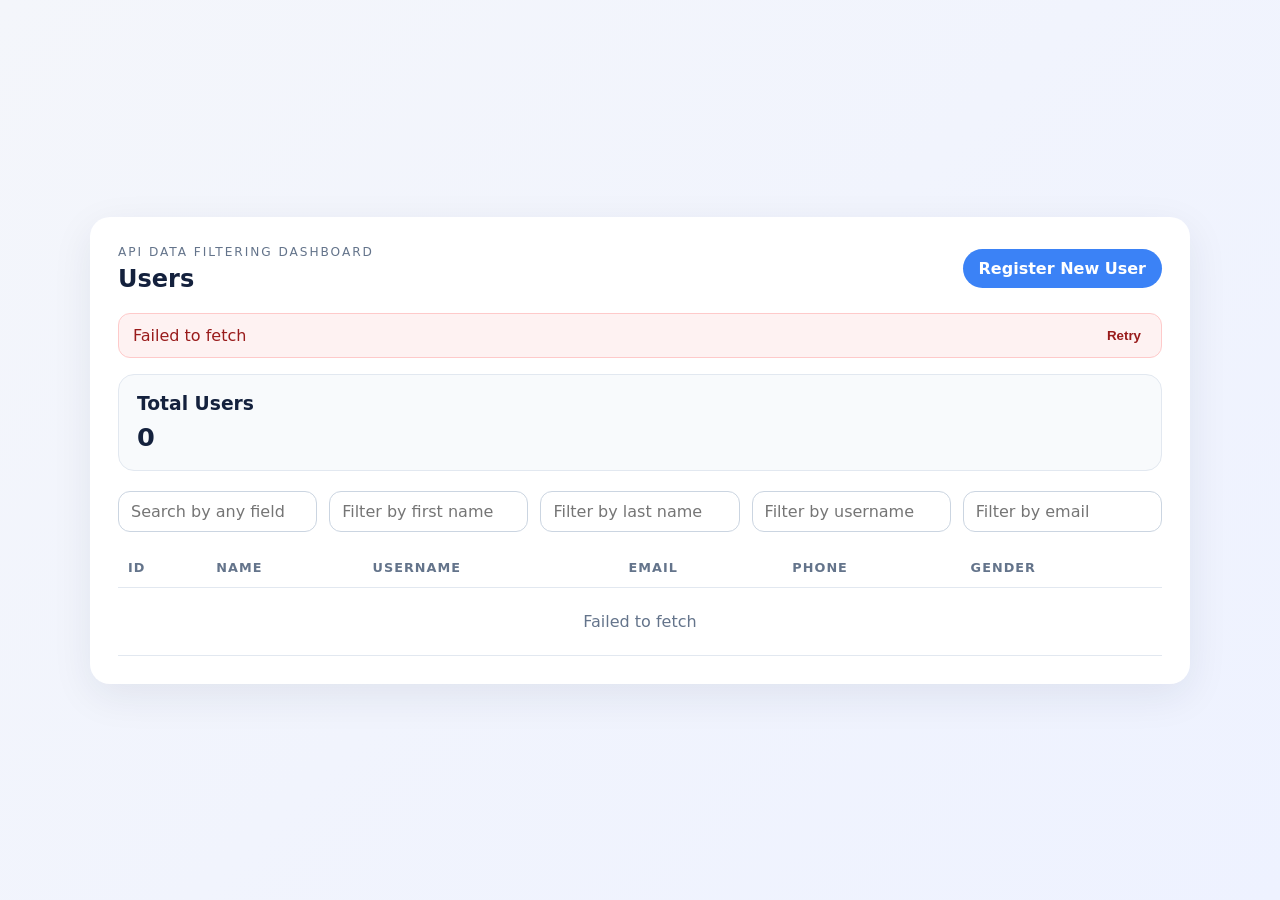
<file: index.html>
<!doctype html>
<html lang="en">
  <head>
    <meta charset="UTF-8" />
    <meta name="viewport" content="width=device-width, initial-scale=1.0" />
    <title>API User Dashboard</title>
    <link rel="stylesheet" href="style.css" />
  </head>
  <body>
    <main class="page-shell">
      <section class="panel">
        <div class="panel-header">
          <div>
            <p class="eyebrow">API Data Filtering Dashboard</p>
            <h1>Users</h1>
          </div>
          <a class="button primary" href="register.html">Register New User</a>
        </div>

        <div class="status-banner hidden" id="errorBanner">
          <span id="errorText"></span>
          <button type="button" id="retryButton">Retry</button>
        </div>

        <p id="statusText" class="status-text hidden"></p>

        <div class="cards">
          <div class="card">
            <h3>Total Users</h3>
            <p id="totalUsers">0</p>
          </div>
        </div>

        <div class="filters">
          <input
            id="searchInput"
            type="text"
            placeholder="Search by any field"
          />
          <input
            id="firstNameFilter"
            type="text"
            placeholder="Filter by first name"
          />
          <input
            id="lastNameFilter"
            type="text"
            placeholder="Filter by last name"
          />
          <input
            id="usernameFilter"
            type="text"
            placeholder="Filter by username"
          />
          <input id="emailFilter" type="text" placeholder="Filter by email" />
        </div>

        <div class="table-wrap">
          <table>
            <thead>
              <tr>
                <th>ID</th>
                <th>Name</th>
                <th>Username</th>
                <th>Email</th>
                <th>Phone</th>
                <th>Gender</th>
              </tr>
            </thead>
            <tbody id="tableBody"></tbody>
          </table>
        </div>
      </section>
    </main>

    <script src="state.js">  </script>
    <script src="utils.js">  </script>
    <script src="filters.js"></script>
    <script src="api.js"></script>
    <script src="dashboard.js"></script>
  </body>
</html>
</file>
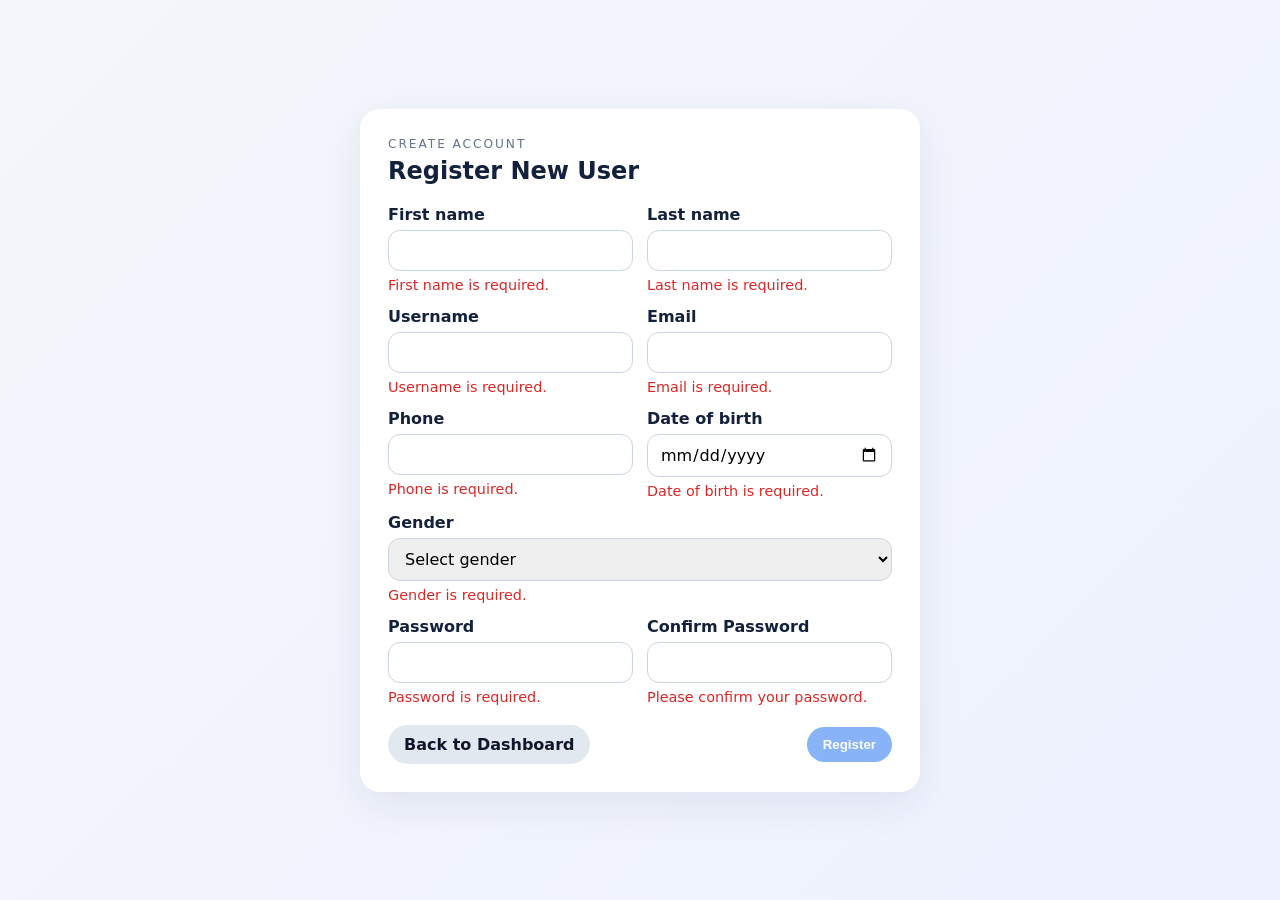
<file: register.html>
<!doctype html>
<html lang="en">
  <head>
    <meta charset="UTF-8" />
    <meta name="viewport" content="width=device-width, initial-scale=1.0" />
    <title>Register User</title>
    <link rel="stylesheet" href="style.css" />
  </head>
  <body>
    <main class="page-shell">
      <section class="form-card">
        <div class="panel-header">
          <div>
            <p class="eyebrow">Create Account</p>
            <h1>Register New User</h1>
          </div>
        </div>

        <form id="registerForm" novalidate>
          <div class="form-grid">
            <div class="form-row">
              <div class="field">
                <label for="firstName">First name</label>
                <input id="firstName" name="firstName" type="text" />
                <span class="error-text" data-error-for="firstName"></span>
              </div>
              <div class="field">
                <label for="lastName">Last name</label>
                <input id="lastName" name="lastName" type="text" />
                <span class="error-text" data-error-for="lastName"></span>
              </div>
            </div>

            <div class="form-row">
              <div class="field">
                <label for="username">Username</label>
                <input id="username" name="username" type="text" />
                <span class="error-text" data-error-for="username"></span>
              </div>
              <div class="field">
                <label for="email">Email</label>
                <input id="email" name="email" type="email" />
                <span class="error-text" data-error-for="email"></span>
              </div>
            </div>

            <div class="form-row">
              <div class="field">
                <label for="phone">Phone</label>
                <input id="phone" name="phone" type="tel" />
                <span class="error-text" data-error-for="phone"></span>
              </div>
              <div class="field">
                <label for="dob">Date of birth</label>
                <input id="dob" name="dob" type="date" />
                <span class="error-text" data-error-for="dob"></span>
              </div>
            </div>

            <div class="field">
              <label for="gender">Gender</label>
              <select id="gender" name="gender">
                <option value="">Select gender</option>
                <option value="male">Male</option>
                <option value="female">Female</option>
                <option value="other">Other</option>
              </select>
              <span class="error-text" data-error-for="gender"></span>
            </div>

            <div class="form-row">
              <div class="field">
                <label for="password">Password</label>
                <input id="password" name="password" type="password" />
                <span class="error-text" data-error-for="password"></span>
              </div>
              <div class="field">
                <label for="confirmPassword">Confirm Password</label>
                <input
                  id="confirmPassword"
                  name="confirmPassword"
                  type="password"
                />
                <span
                  class="error-text"
                  data-error-for="confirmPassword"
                ></span>
              </div>
            </div>
          </div>

          <div class="form-actions">
            <a class="button secondary" href="index.html">Back to Dashboard</a>
            <button
              class="button primary"
              id="submitButton"
              type="submit"
              disabled
            >
              Register
            </button>
          </div>
        </form>
      </section>
    </main>

    <script src="state.js"></script>
    <script src="utils.js"></script>
    <script src="api.js"></script>
    <script src="register.js"></script>
  </body>
</html>
</file>
<file: style.css>
:root {
  color-scheme: light;
  font-family:
    Inter,
    system-ui,
    -apple-system,
    BlinkMacSystemFont,
    "Segoe UI",
    sans-serif;
  background: #f4f6fb;
  color: #14213d;
}

* {
  box-sizing: border-box;
}

body {
  margin: 0;
  background: linear-gradient(135deg, #f4f6fb 0%, #eef2ff 100%);
  color: #14213d;
}

.page-shell {
  min-height: 100vh;
  display: grid;
  place-items: center;
  padding: 24px;
}

.panel {
  width: min(1100px, 100%);
  background: white;
  border-radius: 20px;
  box-shadow: 0 12px 40px rgba(20, 33, 61, 0.08);
  padding: 28px;
}

.panel-header {
  display: flex;
  justify-content: space-between;
  align-items: center;
  gap: 16px;
  margin-bottom: 20px;
}

.eyebrow {
  margin: 0 0 6px;
  text-transform: uppercase;
  letter-spacing: 0.16em;
  font-size: 0.76rem;
  color: #64748b;
}

h1,
h2,
h3,
p {
  margin: 0;
}

.button {
  display: inline-flex;
  align-items: center;
  justify-content: center;
  padding: 10px 16px;
  border-radius: 999px;
  text-decoration: none;
  font-weight: 600;
  border: none;
  cursor: pointer;
}

.button.primary {
  background: #3b82f6;
  color: white;
}

.status-banner {
  display: flex;
  justify-content: space-between;
  align-items: center;
  gap: 12px;
  background: #fef2f2;
  color: #991b1b;
  border: 1px solid #fecaca;
  border-radius: 12px;
  padding: 12px 14px;
  margin-bottom: 16px;
}

.status-banner button {
  border: none;
  background: transparent;
  color: #991b1b;
  font-weight: 600;
  cursor: pointer;
}

.status-text {
  margin-bottom: 16px;
  color: #166534;
  font-weight: 600;
}

.hidden {
  display: none !important;
}

.cards {
  display: grid;
  grid-template-columns: repeat(auto-fit, minmax(180px, 1fr));
  gap: 16px;
  margin-bottom: 20px;
}

.card {
  background: #f8fafc;
  border-radius: 16px;
  padding: 18px;
  border: 1px solid #e2e8f0;
}

.card p {
  font-size: 1.6rem;
  font-weight: 700;
  margin-top: 8px;
}

.filters {
  display: grid;
  grid-template-columns: repeat(5, minmax(0, 1fr));
  gap: 12px;
  margin-bottom: 16px;
}

input,
select,
textarea {
  width: 100%;
  padding: 10px 12px;
  border-radius: 12px;
  border: 1px solid #cbd5e1;
  font: inherit;
}

.table-wrap {
  overflow-x: auto;
}

table {
  width: 100%;
  border-collapse: collapse;
}

th,
td {
  padding: 12px 10px;
  text-align: left;
  border-bottom: 1px solid #e2e8f0;
}

th {
  color: #64748b;
  font-size: 0.8rem;
  text-transform: uppercase;
  letter-spacing: 0.08em;
}

.empty-state {
  text-align: center;
  color: #64748b;
  padding: 24px 10px;
}

.form-card {
  width: min(560px, 100%);
  background: white;
  border-radius: 20px;
  box-shadow: 0 12px 40px rgba(20, 33, 61, 0.08);
  padding: 28px;
}

.form-grid {
  display: grid;
  gap: 14px;
}

.form-row {
  display: grid;
  gap: 14px;
  grid-template-columns: repeat(2, minmax(0, 1fr));
}

.field label {
  display: block;
  margin-bottom: 6px;
  font-weight: 600;
}

.error-text {
  display: block;
  margin-top: 6px;
  color: #dc2626;
  font-size: 0.9rem;
}

.form-actions {
  display: flex;
  justify-content: space-between;
  align-items: center;
  gap: 12px;
  margin-top: 20px;
}

.button.secondary {
  background: #e2e8f0;
  color: #0f172a;
}

.button:disabled {
  opacity: 0.6;
  cursor: not-allowed;
}

@media (max-width: 768px) {
  .panel {
    padding: 20px;
  }

  .panel-header,
  .form-actions {
    flex-direction: column;
    align-items: flex-start;
  }

  .filters,
  .form-row {
    grid-template-columns: 1fr;
  }
}
</file>
